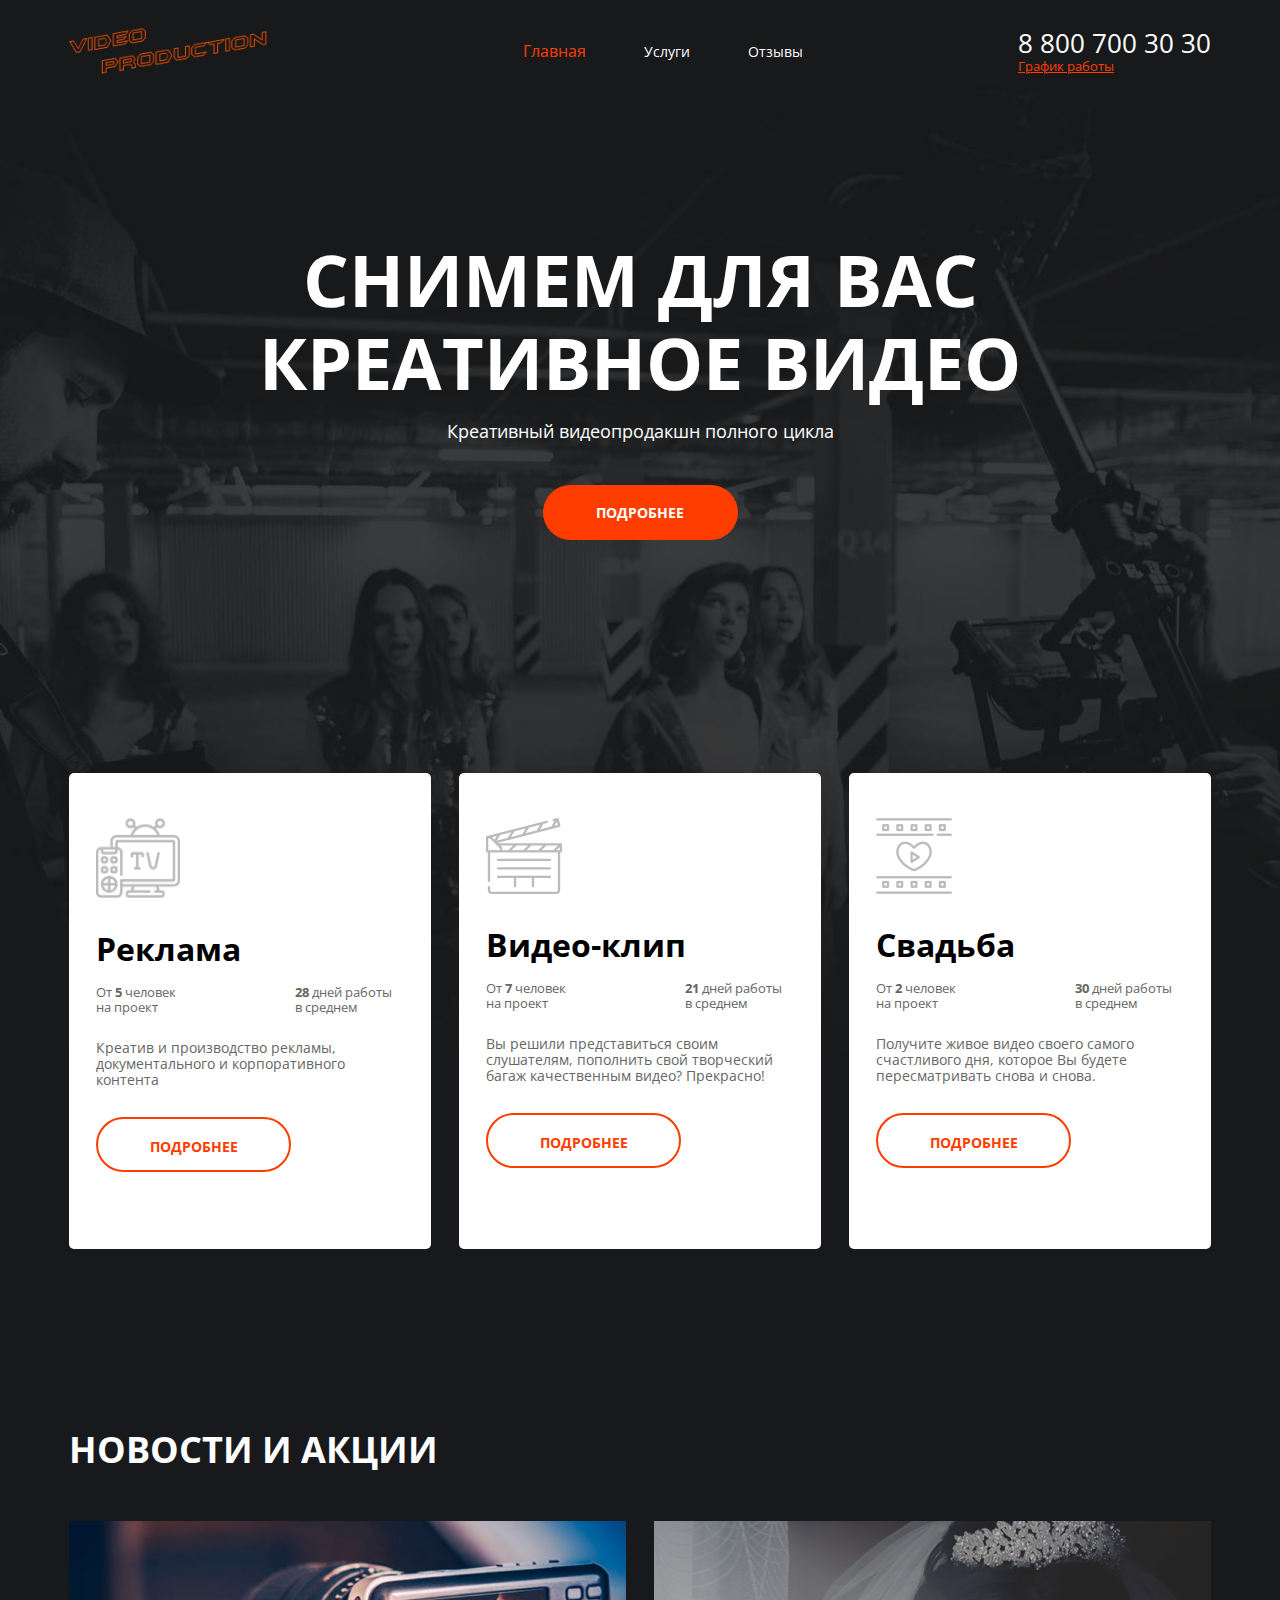
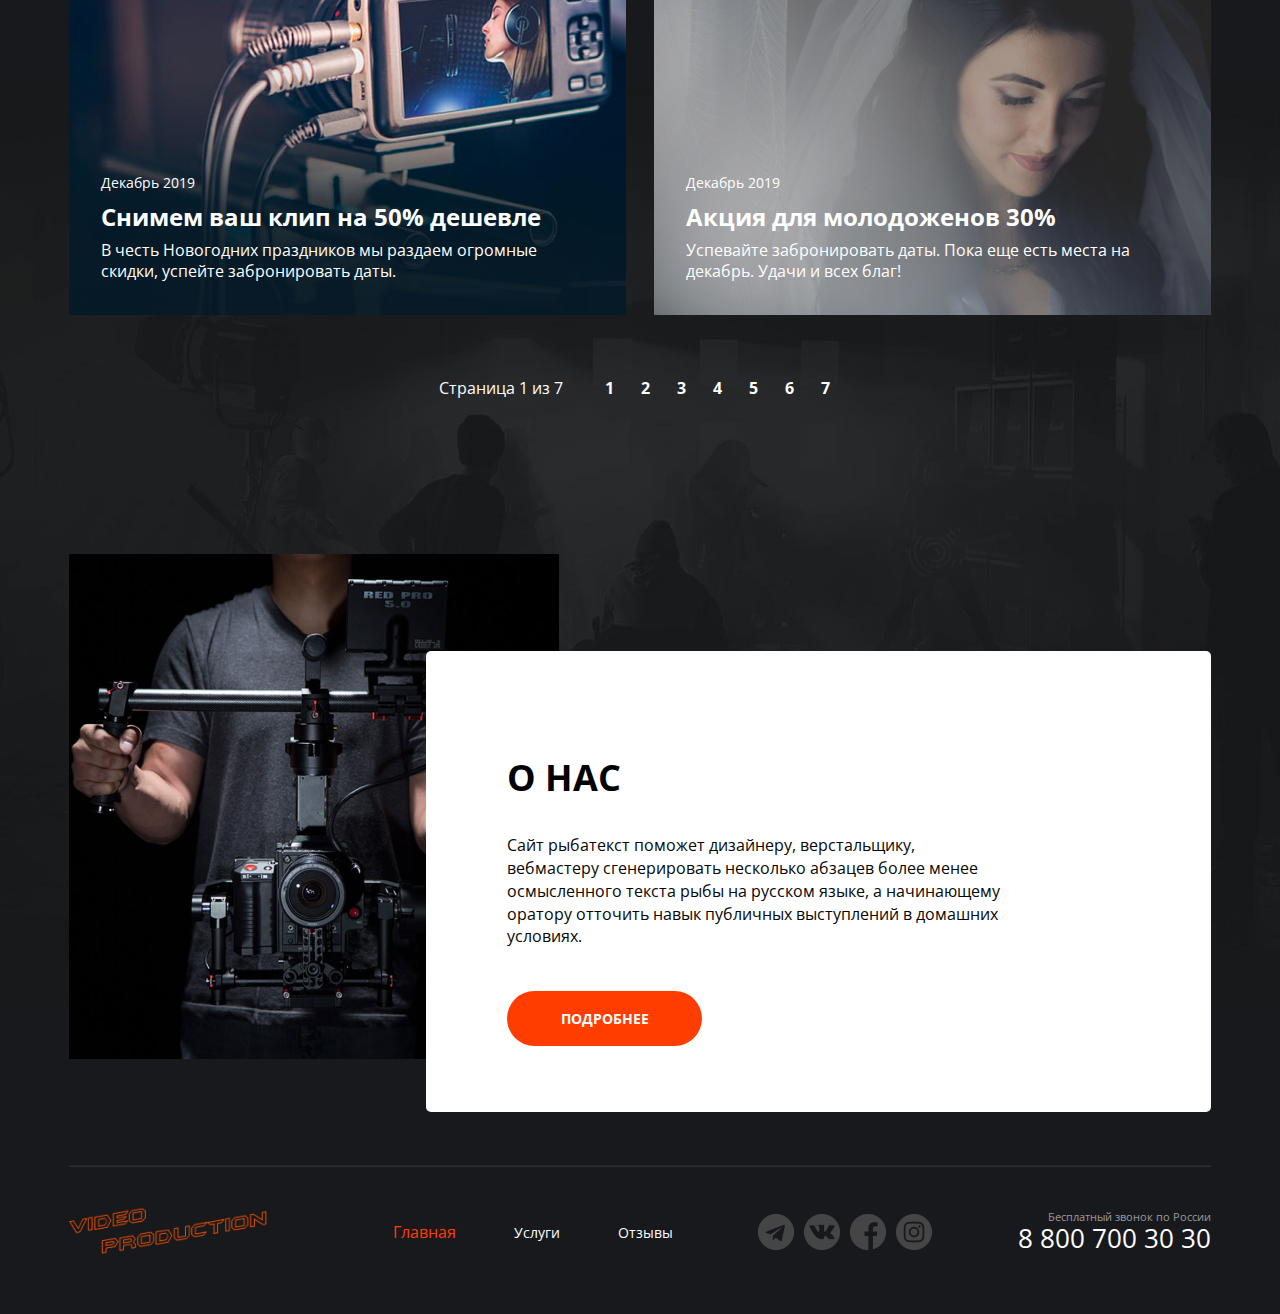
<file: index.html>
<!DOCTYPE html>
<html lang="en">
<head>
    <meta charset="UTF-8">
    <meta http-equiv="X-UA-Compatible" content="IE=edge">
    <meta name="viewport" content="width=device-width, initial-scale=1.0">
    <link href="https://fonts.googleapis.com/css2?family=Open+Sans:wght@400;700&display=swap" rel="stylesheet">
    <link rel="stylesheet" href="css/normalize.css">
    <link rel="stylesheet" href="css/main.css">
    <title>Video Production</title>
</head>
<body>
    <div class="wrapper">
        <header class="header">
            <div class="container">
                <div class="header__wrapper">
                    <a class="logo" href="#"><img src="logo.png" alt="video Production"></a>
                    <nav class="menu">
                        <ul class="menu__list">
                            <li class="menu__item"><a class="menu__link_active" href="#">Главная</a></li>
                            <li class="menu__item"><a class="menu__link" href="amenities.html">Услуги</a></li>
                            <li class="menu__item"><a class="menu__link" href="feedback.html">Отзывы</a></li>
                        </ul>
                    </nav>
                    <address class="contacts">
                        <a class="contacts__phone" href="tel:+78007003030">8 800 700 30 30</a>
                        <div class="contacts__info">График работы</div>
                    </address>
                </div>
            </div>
        </header>
    <main>
        <section class="promo">
            <div class="container">   
                <h1 class="promo__title">снимем для вас<br>креативное видео</h1>
                <span class="promo__subtitle">Креативный видеопродакшн полного цикла</span>
                <a href="#" class="button">подробнее</a>
            </div>
        </section>
        <section class="offers">
            <div class="container">
                <ul class="offers__list">
                    <li class="offer-card">
                        <div class="offer-card__wrapper">
                            <img class="offer-card__img" src="./icons/tv.png" alt="advertisment">
                            <h3 class="offer-card__title">Реклама</h3>
                            <div class="offer-card__amenities">
                                <div class="offer-card__feature-text">От <b>5</b> человек <br>на проект</div>
                                <div class="offer-card__feature-text"><b>28</b> дней работы <br>в среднем</div>
                            </div>
                            <p class="offer-card__descr">Креатив и производство рекламы, документального и корпоративного контента</p>
                            <a href="#" class="button button__offer">подробнее</a>
                        </div>
                    </li> 
                    <li class="offer-card">
                        <div class="offer-card__wrapper">
                            <img class="offer-card__img" src="./icons/clapper.png" alt="video-clip">
                            <h3 class="offer-card__title">Видео-клип</h3>
                            <div class="offer-card__amenities">
                                <div class="offer-card__feature-text">От <b>7</b> человек <br>на проект</div>
                                <div class="offer-card__feature-text"><b>21</b> дней работы <br>в среднем</div>
                            </div>
                            <p class="offer-card__descr">Вы решили представиться своим слушателям, пополнить свой творческий багаж качественным видео? Прекрасно!</p>
                            <a href="#" class="button button__offer">подробнее</a>
                        </div>
                    </li> 
                    <li class="offer-card">
                        <div class="offer-card__wrapper">
                            <img class="offer-card__img" src="./icons/film.png" alt="wedding">
                            <h3 class="offer-card__title">Свадьба</h3>
                            <div class="offer-card__amenities">
                                <div class="offer-card__feature-text">От <b>2</b> человек <br>на проект</div>
                                <div class="offer-card__feature-text"><b>30</b> дней работы <br>в среднем</div>
                            </div>
                            <p class="offer-card__descr">Получите живое видео своего самого счастливого дня, которое Вы будете пересматривать снова и снова.</p>
                            <a href="#" class="button button__offer">подробнее</a>
                        </div>
                    </li> 
                </ul>
            </div>
        </section>
        <section class="news">
            <div class="container">
                <h2 class="news__title">Новости и акции</h2> 
                    <ul class="news__list">
                    <li class="news__item">
                        <img class="news__cover" src="./img/camera.png" alt="slide_1">
                        <div class="news__text-content">
                            <time class="news__date">Декабрь 2019</time>
                            <div class="news__subheader">Снимем ваш клип на 50% дешевле</div>
                            <p class="news__descr">В честь Новогодних праздников мы раздаем огромные<br> скидки, успейте забронировать даты.</p>
                        </div>
                    </li>
                    <li class="news__item">
                        <img class="news__cover" src="./img/wedding.png" alt="slide_2">
                        <div class="news__text-content">
                            <time class="news__date">Декабрь 2019</time>
                            <div class="news__subheader">Акция для молодоженов 30%</div>
                            <p class="news__descr">Успевайте забронировать даты. Пока еще есть места на<br> декабрь. Удачи и всех благ!</p>
                        </div>
                    </li>
                </ul>
                <div class="pagination">
                    <div class="pagination__info">
                        Страница <span class="pagination__index">1</span> из <span class="pagination__count">7</span>
                    </div>
                    <ul class="pagination__list">
                        <li class="pagination__item"><a href="#" class="pagination__link">1</a></li>
                        <li class="pagination__item"><a href="#" class="pagination__link">2</a></li>
                        <li class="pagination__item"><a href="#" class="pagination__link">3</a></li>
                        <li class="pagination__item"><a href="#" class="pagination__link">4</a></li>
                        <li class="pagination__item"><a href="#" class="pagination__link">5</a></li>
                        <li class="pagination__item"><a href="#" class="pagination__link">6</a></li>
                        <li class="pagination__item"><a href="#" class="pagination__link">7</a></li>
                    </ul>
                </div>
        </section>
        <section class="about">
            <div class="container">
                <div class="about__wrapper">
                    <img src="./img/cameraman.png" class="about__img" alt="cameraman">
                    <div class="about__info">
                        <h3 class="about__title">О нас</h3>
                        <p class="about__descr">Сайт рыбатекст поможет дизайнеру, верстальщику, вебмастеру сгенерировать несколько абзацев более менее осмысленного текста рыбы на русском языке, а начинающему оратору отточить навык публичных выступлений в домашних <br>условиях. </p>
                        <a href="#" class="button button__about">подробнее</a>
                    </div>
                </div>
            </div>
        </section>
    </main>
    <footer class="footer">
        <div class="container">
            <hr class="footer__line">
            <div class="footer__wrapper">
                <a class="footer__logo" href="#">
                    <img src="logo.png" alt="video Production">
                </a>
                <ul class="menu">
                    <li class="menu__item"><a class="menu__link_active" href="#">Главная</a></li>
                    <li class="menu__item"><a class="menu__link" href="#">Услуги</a></li>
                    <li class="menu__item"><a class="menu__link" href="#">Отзывы</a></li>
                </ul>
                <ul class="social">
                  <li class="social__item social__item--icon--telegram"><a class="social__link" href="#"></a></li>  
                  <li class="social__item social__item--icon--vk"><a class="social__link" href="#"></a></li> 
                  <li class="social__item social__item--icon--fb"><a class="social__link" href="#"></a></li> 
                  <li class="social__item social__item--icon--insta"><a class="social__link" href="#"></a></li> 
                </ul>
                <address class="contacts">
                    <div class="contacts__info_footer">Бесплатный звонок по России</div>
                    <a class="contacts__phone" href="tel:+78007003030">8 800 700 30 30</a>
                </address>
            </div>
        </div>     
    </footer>
    </div>
</body>
</html>
</file>
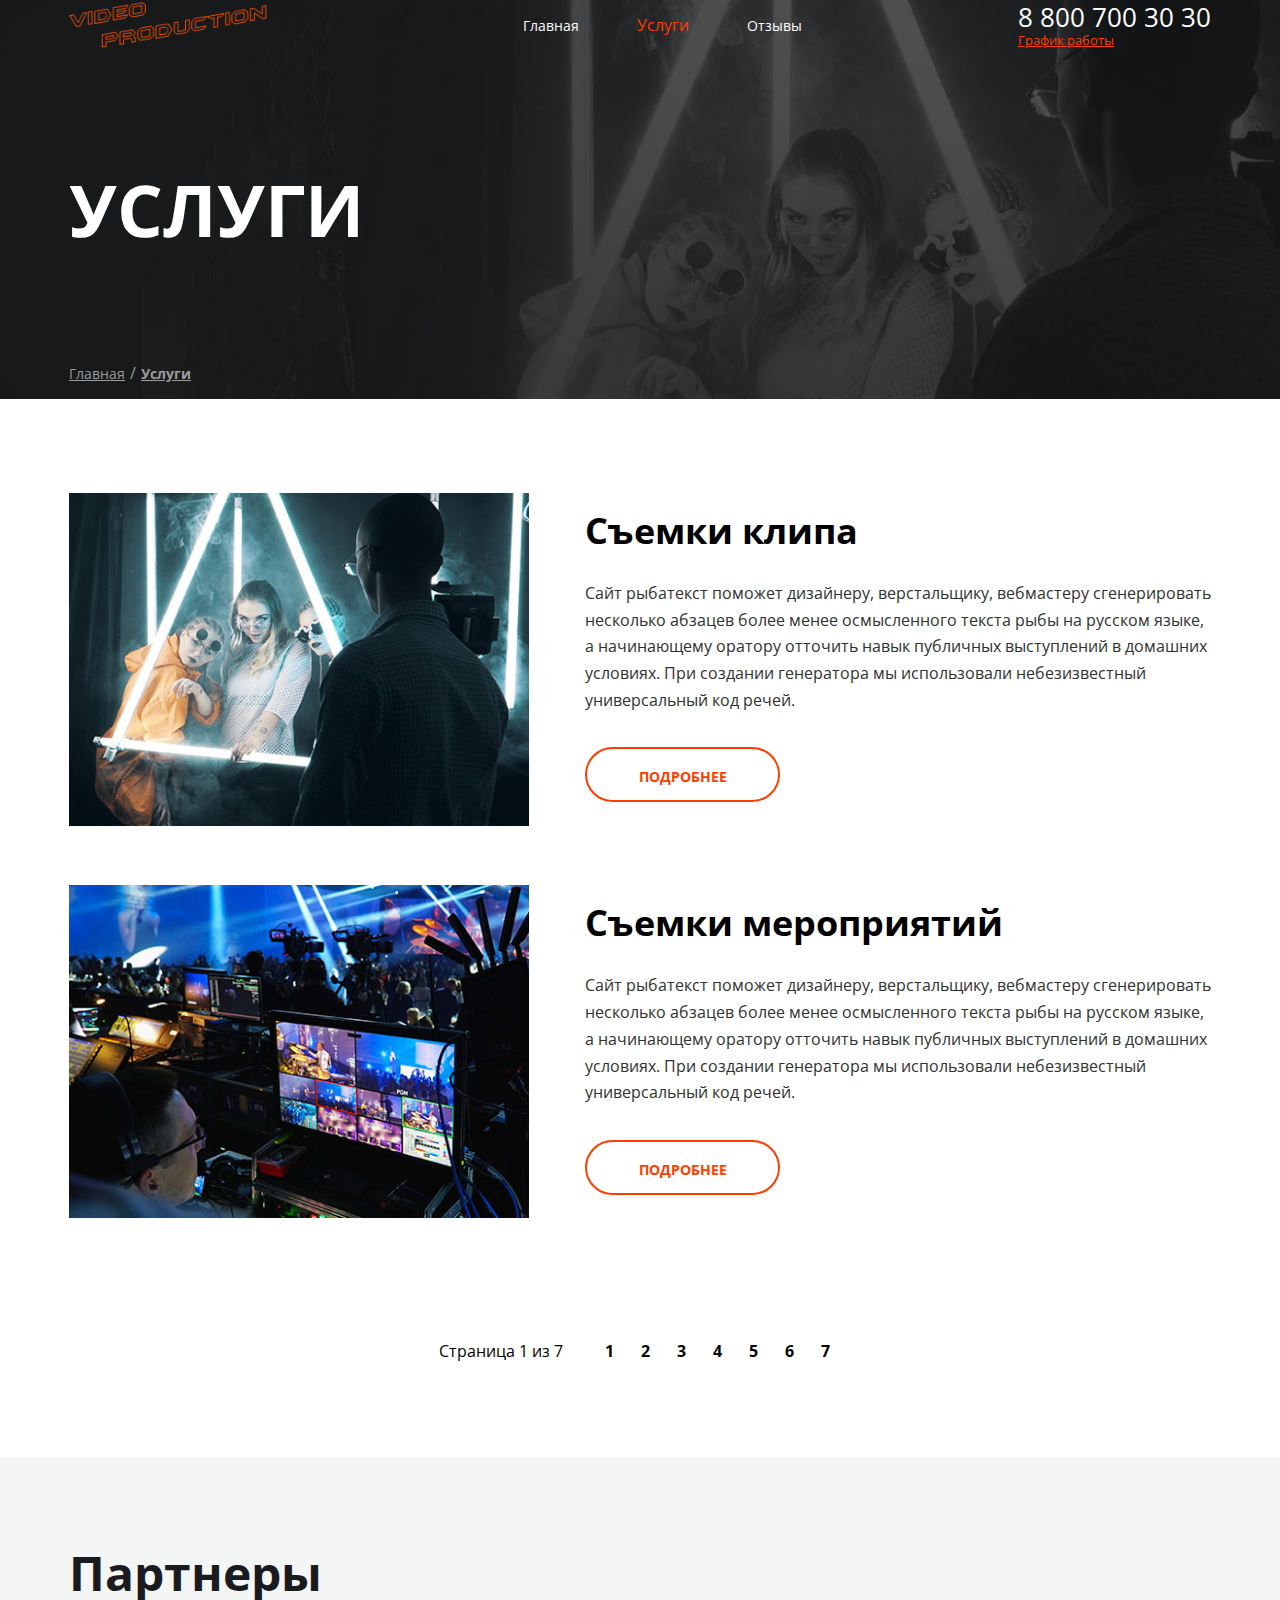
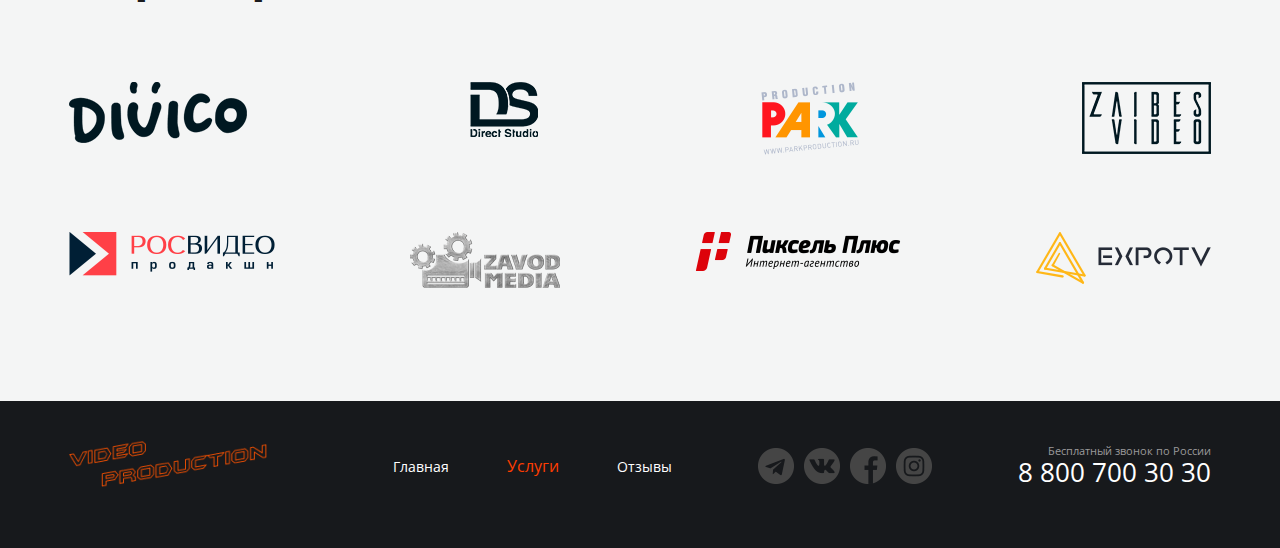
<file: amenities.html>
<!DOCTYPE html>
<html lang="en">
<head>
    <meta charset="UTF-8">
    <meta http-equiv="X-UA-Compatible" content="IE=edge">
    <meta name="viewport" content="width=device-width, initial-scale=1.0">
    <link href="https://fonts.googleapis.com/css2?family=Open+Sans:wght@400;700&display=swap" rel="stylesheet">
    <link rel="stylesheet" href="css/normalize.css">
    <link rel="stylesheet" href="css/amenities.css">
    <title>Video Production</title>
</head>
<body>
    <div class="wrapper">
        <header class="header">
            <div class="container">
                <div class="header__wrapper">
                    <a class="logo" href="#"><img src="logo.png" alt="video Production"></a>
                    <nav class="menu">
                        <ul class="menu__list">
                            <li class="menu__item"><a class="menu__link" href="index.html">Главная</a></li>
                            <li class="menu__item"><a class="menu__link_active" href="#">Услуги</a></li>
                            <li class="menu__item"><a class="menu__link" href="feedback.html">Отзывы</a></li>
                        </ul>
                    </nav>
                    <address class="contacts">
                        <a class="contacts__phone" href="tel:+78007003030">8 800 700 30 30</a>
                        <div class="contacts__info">График работы</div>
                    </address>
                </div>
                <h1 class="header__title">Услуги</h1>
                <nav class="breadcrumbs">
                    <ul class="breadcrumbs__list">
                        <li class="breadcrumbs__item"><a class="breadcrumbs__link" href="index.html">Главная</a></li>
                        <div class="breadcrumbs__separator">/</div>
                        <li class="breadcrumbs__item"><a class="breadcrumbs__link_active" href="#">Услуги</a></li>
                    </ul>
                </nav>
            </div>  
        </header>
        <main>
            <section class="proposal">
                <div class="container">
                    <ul class="proposal__list">
                        <li class="proposal__item">
                            <img src="./img/amenities_img/girls.jpg" alt="shooting clip" class="proposal__img">
                            <div class="proposal__text">
                                <h2 class="proposal__title">Съемки клипа</h2>
                                <p class="proposal__desc">Сайт рыбатекст поможет дизайнеру, верстальщику, вебмастеру сгенерировать несколько абзацев более менее осмысленного текста рыбы на русском языке, а начинающему оратору отточить навык публичных выступлений в домашних условиях. При создании генератора мы использовали небезизвестный универсальный код речей.</p>
                                <a href="" class="button proposal-btn">Подробнее</a>
                            </div>
                        </li>
                        <li class="proposal__item">
                            <img src="./img/amenities_img/engineer.jpg" alt="shooting meetings" class="proposal__img">
                            <div class="proposal__text">
                                <h2 class="proposal__title">Съемки мероприятий</h2>
                                <p class="proposal__desc">Сайт рыбатекст поможет дизайнеру, верстальщику, вебмастеру сгенерировать несколько абзацев более менее осмысленного текста рыбы на русском языке, а начинающему оратору отточить навык публичных выступлений в домашних условиях. При создании генератора мы использовали небезизвестный универсальный код речей.</p>
                                <a href="" class="button proposal-btn">Подробнее</a>
                            </div>
                        </li>
                    </ul>
                    <div class="pagination">
                        <div class="pagination__info pagination__info-feedback">
                            Страница <span class="pagination__index">1</span> из <span class="pagination__count">7</span>
                        </div>
                        <ul class="pagination__list">
                            <li class="pagination__item"><a href="#" class="pagination__link pagination__link-black">1</a></li>
                            <li class="pagination__item"><a href="#" class="pagination__link pagination__link-black">2</a></li>
                            <li class="pagination__item"><a href="#" class="pagination__link pagination__link-black">3</a></li>
                            <li class="pagination__item"><a href="#" class="pagination__link pagination__link-black">4</a></li>
                            <li class="pagination__item"><a href="#" class="pagination__link pagination__link-black">5</a></li>
                            <li class="pagination__item"><a href="#" class="pagination__link pagination__link-black">6</a></li>
                            <li class="pagination__item"><a href="#" class="pagination__link pagination__link-black">7</a></li>
                        </ul>
                    </div>
                </div>
            </section>
            <section class="partners">
                <div class="container">
                    <h2 class="partners__title">Партнеры</h2>
                    <ul class="partners__list">
                        <li class="partners__item"><a class="partners__link" href="#"><img src="./icons/amenities_icons/divico.png" alt="" class="parterns__icon"></a></li>
                        <li class="partners__item"><a class="partners__link" href="#"><img src="./icons/amenities_icons/ds.png" alt="" class="parterns__icon"></a></li>
                        <li class="partners__item"><a class="partners__link" href="#"><img src="./icons/amenities_icons/park.png" alt="" class="parterns__icon"></a></li>
                        <li class="partners__item"><a class="partners__link" href="#"><img src="./icons/amenities_icons/zvibes.png" alt="" class="parterns__icon"></a></li>
                    </ul>
                    <div class="partners__logo">
                        <ul class="partners__list">
                            <li class="partners__item"><a class="partners__link" href="#"><img src="./icons/amenities_icons/rosvideo.png" alt="" class="parterns__icon"></a></li>
                            <li class="partners__item"><a class="partners__link" href="#"><img src="./icons/amenities_icons/zavod.png" alt="" class="parterns__icon"></a></li>
                            <li class="partners__item"><a class="partners__link" href="#"><img src="./icons/amenities_icons/pixel.png" alt="" class="parterns__icon"></a></li>
                            <li class="partners__item"><a class="partners__link" href="#"><img src="./icons/amenities_icons/expotv.png" alt="" class="parterns__icon"></a></li>
                        </ul>
                    </div>
                </div>
            </section>
            <footer class="footer amenities-footer">
                <div class="container">
                    <div class="footer__wrapper">
                        <a class="footer__logo" href="#">
                            <img src="logo.png" alt="video Production">
                        </a>
                        <ul class="menu">
                            <li class="menu__item"><a class="menu__link" href="#">Главная</a></li>
                            <li class="menu__item"><a class="menu__link_active" href="#">Услуги</a></li>
                            <li class="menu__item"><a class="menu__link" href="#">Отзывы</a></li>
                        </ul>
                        <ul class="social">
                          <li class="social__item social__item--icon--telegram"><a class="social__link" href="#"></a></li>  
                          <li class="social__item social__item--icon--vk"><a class="social__link" href="#"></a></li> 
                          <li class="social__item social__item--icon--fb"><a class="social__link" href="#"></a></li> 
                          <li class="social__item social__item--icon--insta"><a class="social__link" href="#"></a></li> 
                        </ul>
                        <address class="contacts">
                            <div class="contacts__info_footer">Бесплатный звонок по России</div>
                            <a class="contacts__phone" href="tel:+78007003030">8 800 700 30 30</a>
                        </address>
                    </div>
                </div>     
            </footer>
        </main>
    </div>
</file>
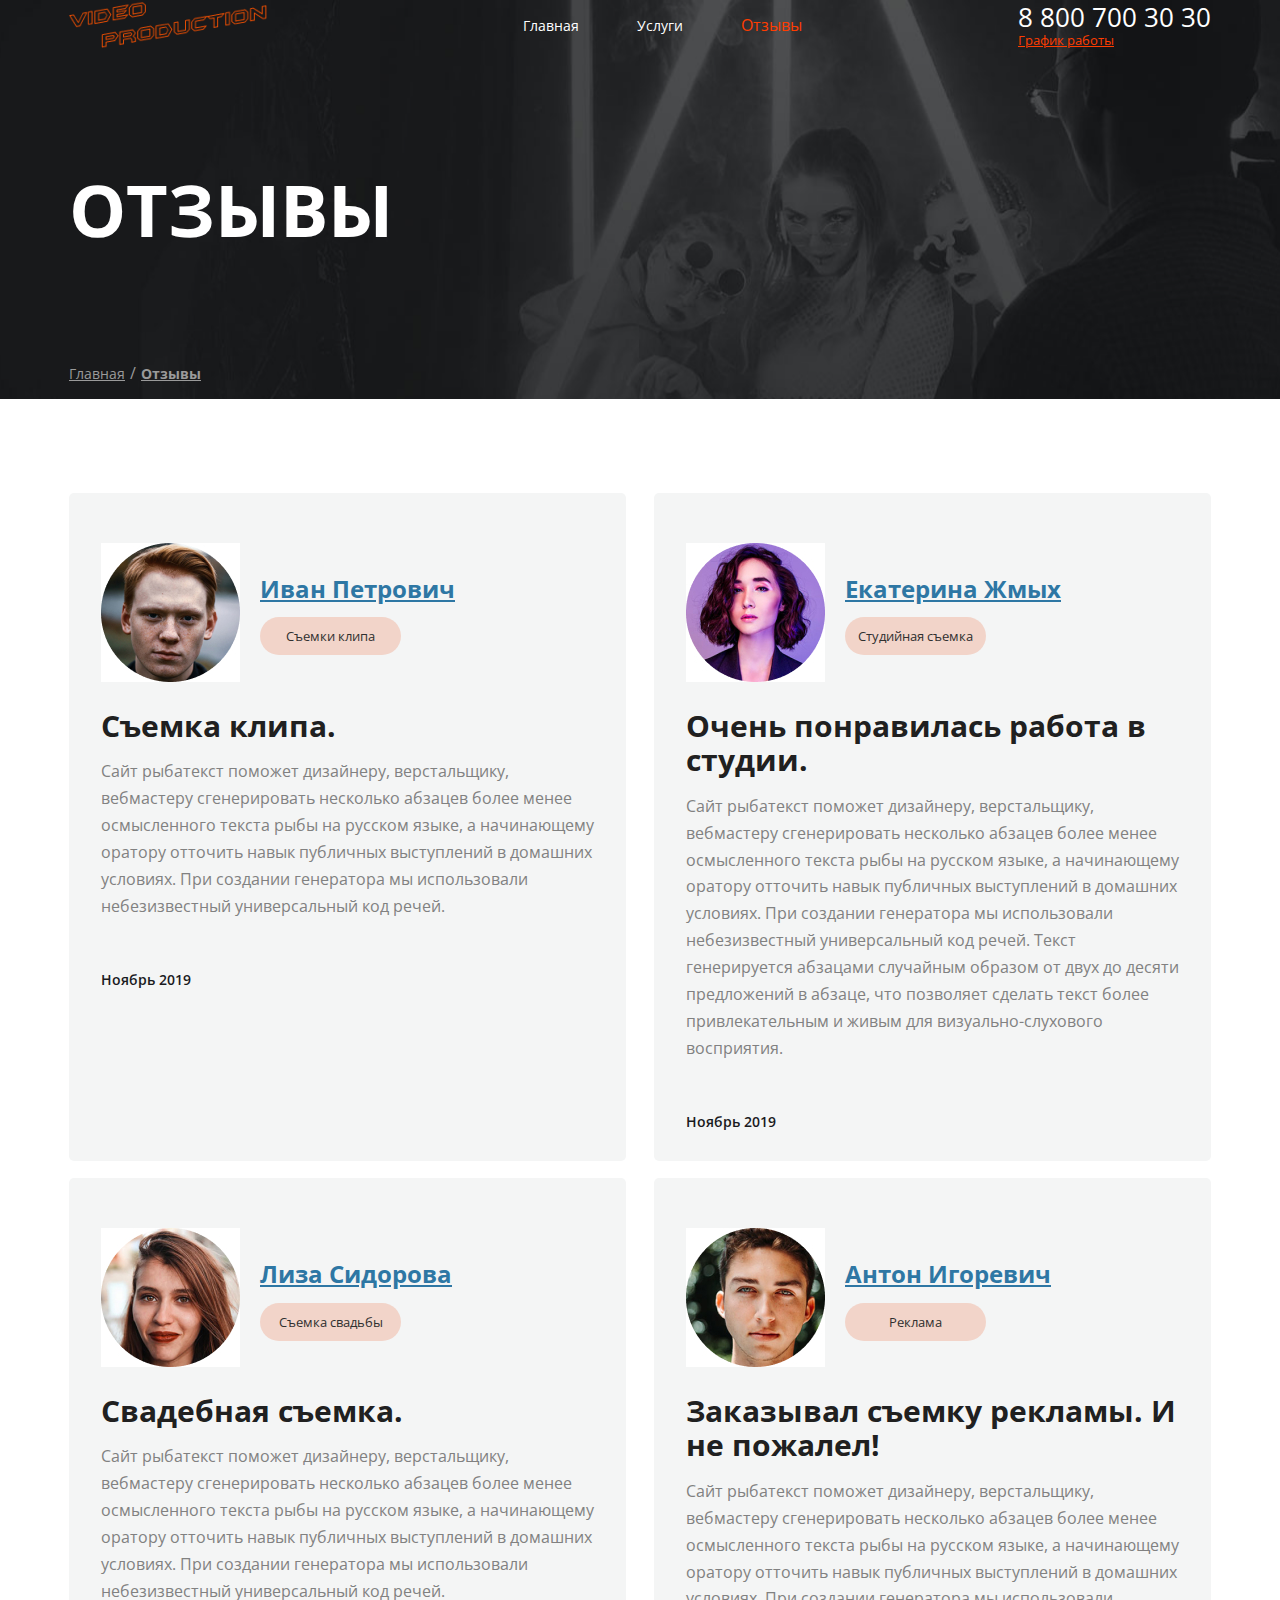
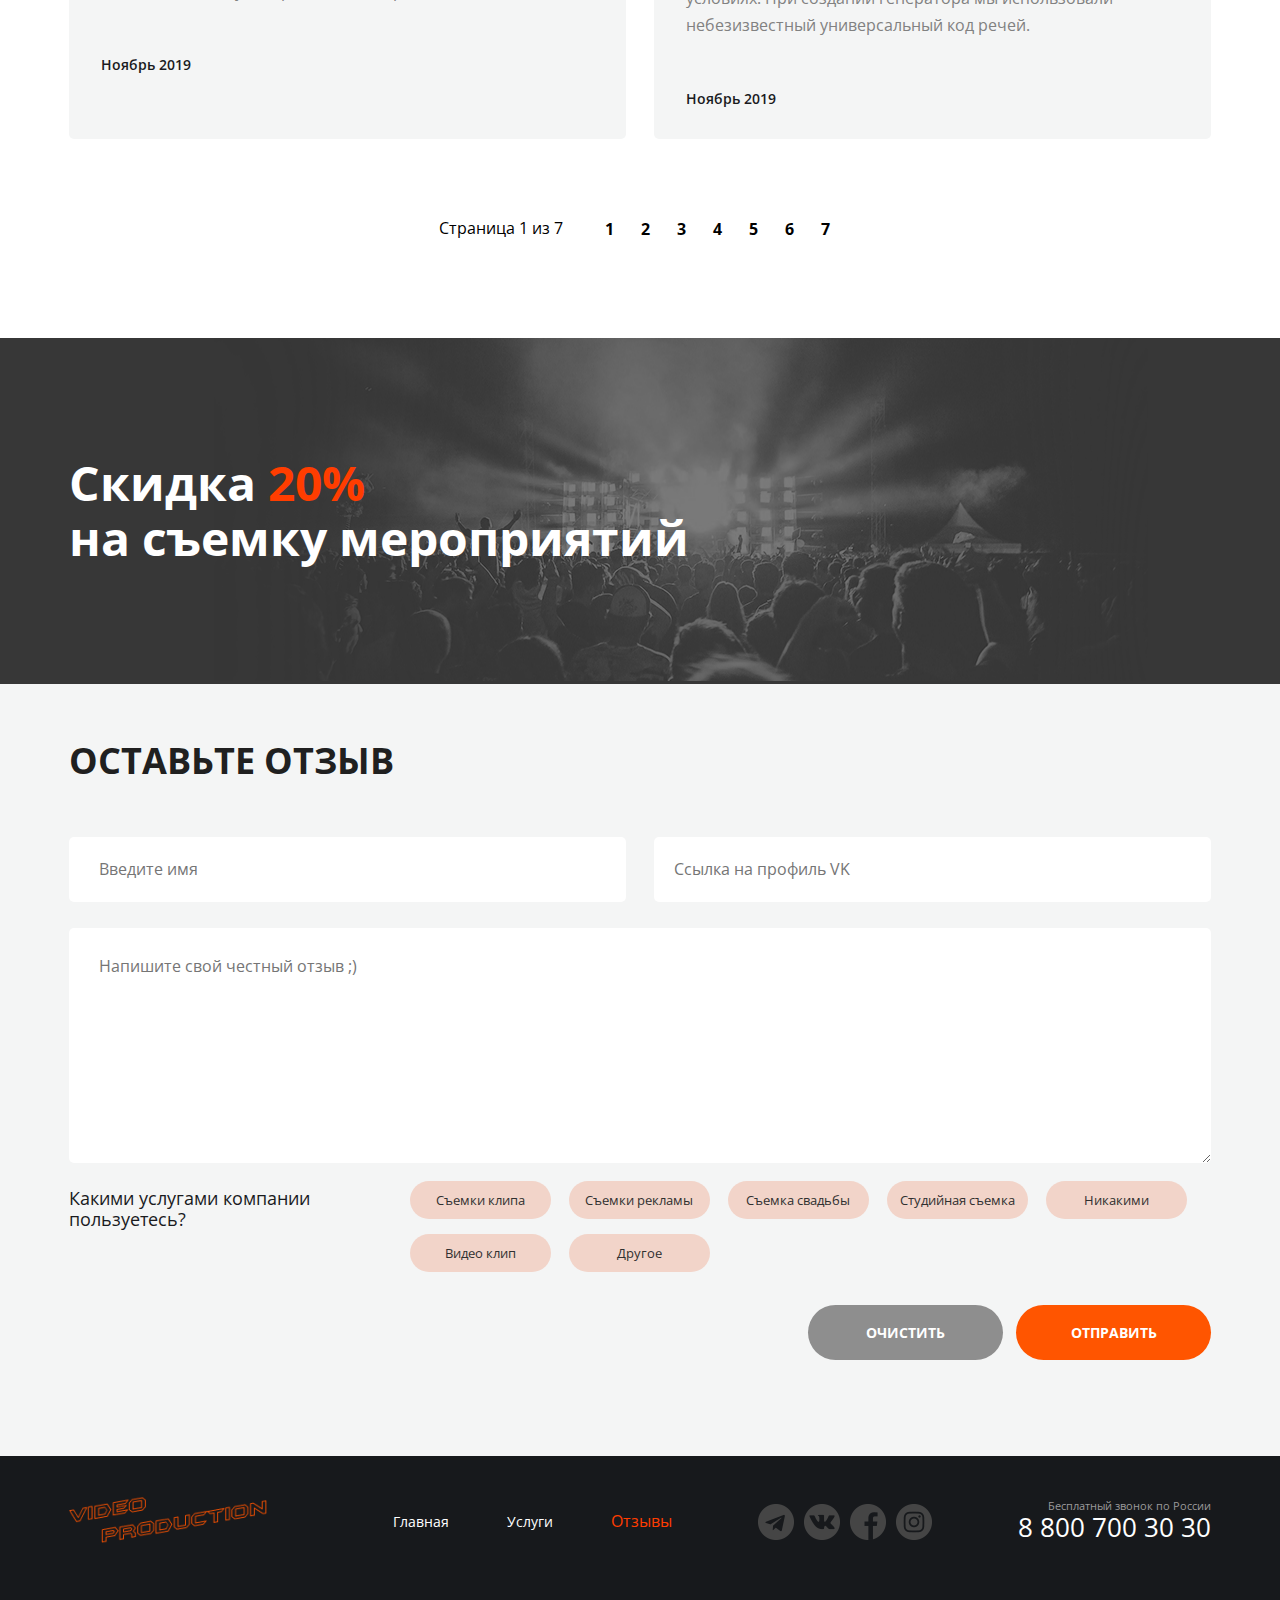
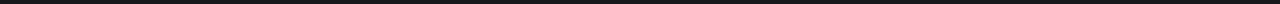
<file: feedback.html>
<!DOCTYPE html>
<html lang="en">
<head>
    <meta charset="UTF-8">
    <meta http-equiv="X-UA-Compatible" content="IE=edge">
    <meta name="viewport" content="width=device-width, initial-scale=1.0">
    <link href="https://fonts.googleapis.com/css2?family=Open+Sans:wght@400;700&display=swap" rel="stylesheet">
    <link rel="stylesheet" href="css/normalize.css">
    <link rel="stylesheet" href="css/feedback.css">
    <title>Video Production</title>
</head>
<body>
    <div class="wrapper">
        <header class="header">
            <div class="container">
                <div class="header__wrapper">
                    <a class="logo" href="#"><img src="logo.png" alt="video Production"></a>
                    <nav class="menu">
                        <ul class="menu__list">
                            <li class="menu__item"><a class="menu__link" href="index.html">Главная</a></li>
                            <li class="menu__item"><a class="menu__link" href="amenities.html">Услуги</a></li>
                            <li class="menu__item"><a class="menu__link_active" href="#">Отзывы</a></li>
                        </ul>
                    </nav>
                    <address class="contacts">
                        <a class="contacts__phone" href="tel:+78007003030">8 800 700 30 30</a>
                        <div class="contacts__info">График работы</div>
                    </address>
                </div>
                <h1 class="header__title">Отзывы</h1>
                <nav class="breadcrumbs">
                    <ul class="breadcrumbs__list">
                        <li class="breadcrumbs__item"><a class="breadcrumbs__link" href="index.html">Главная</a></li>
                        <div class="breadcrumbs__separator">/</div>
                        <li class="breadcrumbs__item"><a class="breadcrumbs__link_active" href="#">Отзывы</a></li>
                    </ul>
                </nav>
            </div>  
        </header>
        <main>
            <section class="feedback">
                <div class="container">
                    <div class="feedback__list">
                        <li class="feedback-card">
                            <div class="feedback-card__wrapper">
                                <div class="feedback-card__header">
                                    <img class="feedback-card__img" src="./icons/feedback_icons/client_1.png" alt="client__foto">
                                    <div class="feedback-card__subheader">
                                        <h2 class="feedback-card__name">Иван Петрович</h2>
                                        <div class="service">Съемки клипа</div>
                                    </div>
                                </div>
                                <h2 class="feedback-card__title">Съемка клипа.</h2>
                                <p class="feedback-card__descr">Сайт рыбатекст поможет дизайнеру, верстальщику, вебмастеру сгенерировать несколько абзацев более менее осмысленного текста рыбы на русском языке, а начинающему оратору отточить навык публичных выступлений в домашних условиях. При создании генератора мы использовали небезизвестный универсальный код речей.</p>
                                <time class="feedback-card__date">Ноябрь 2019</time>
                            </div>
                        </li> 
                        <li class="feedback-card">
                            <div class="feedback-card__wrapper">
                                <div class="feedback-card__header">
                                    <img class="feedback-card__img" src="./icons/feedback_icons/client_2.jpg" alt="client__foto">
                                    <div class="feedback-card__subheader">
                                        <h2 class="feedback-card__name">Екатерина Жмых</h2>
                                        <div class="service">Студийная съемка</div>
                                    </div>
                                </div>
                                <h2 class="feedback-card__title">Очень понравилась работа в студии.</h2>
                                <p class="feedback-card__descr">Сайт рыбатекст поможет дизайнеру, верстальщику, вебмастеру сгенерировать несколько абзацев более менее осмысленного текста рыбы на русском языке, а начинающему оратору отточить навык публичных выступлений в домашних условиях. При создании генератора мы использовали небезизвестный универсальный код речей. Текст генерируется абзацами случайным образом от двух до десяти предложений в абзаце, что позволяет сделать текст более привлекательным и живым для визуально-слухового восприятия.</p>
                                <time class="feedback-card__date">Ноябрь 2019</time>
                            </div>
                        </li> 
                        <li class="feedback-card">
                            <div class="feedback-card__wrapper">
                                <div class="feedback-card__header">
                                    <img class="feedback-card__img" src="./icons/feedback_icons/client_3.jpg" alt="client__foto">
                                    <div class="feedback-card__subheader">
                                        <h2 class="feedback-card__name">Лиза Сидорова</h2>
                                        <div class="service">Съемка свадьбы</div>
                                    </div>
                                </div>
                                <h2 class="feedback-card__title">Свадебная съемка.</h2>
                                <p class="feedback-card__descr">Сайт рыбатекст поможет дизайнеру, верстальщику, вебмастеру сгенерировать несколько абзацев более менее осмысленного текста рыбы на русском языке, а начинающему оратору отточить навык публичных выступлений в домашних условиях. При создании генератора мы использовали небезизвестный универсальный код речей.</p>
                                <time class="feedback-card__date">Ноябрь 2019</time>
                            </div>
                        </li> 
                        <li class="feedback-card">
                            <div class="feedback-card__wrapper">
                                <div class="feedback-card__header">
                                    <img class="feedback-card__img" src="./icons/feedback_icons/client_4.jpg" alt="client__foto">
                                    <div class="feedback-card__subheader">
                                        <h2 class="feedback-card__name">Антон Игоревич</h2>
                                        <div class="service">Реклама</div>
                                    </div>
                                </div>
                                <h2 class="feedback-card__title">Заказывал съемку рекламы. И не пожалел!</h2>
                                <p class="feedback-card__descr">Сайт рыбатекст поможет дизайнеру, верстальщику, вебмастеру сгенерировать несколько абзацев более менее осмысленного текста рыбы на русском языке, а начинающему оратору отточить навык публичных выступлений в домашних условиях. При создании генератора мы использовали небезизвестный универсальный код речей.</p>
                                <time class="feedback-card__date">Ноябрь 2019</time>
                            </div>
                        </li>
                    </div>
                    <div class="pagination">
                        <div class="pagination__info pagination__info-feedback">
                            Страница <span class="pagination__index">1</span> из <span class="pagination__count">7</span>
                        </div>
                        <ul class="pagination__list">
                            <li class="pagination__item"><a href="#" class="pagination__link pagination__link-black">1</a></li>
                            <li class="pagination__item"><a href="#" class="pagination__link pagination__link-black">2</a></li>
                            <li class="pagination__item"><a href="#" class="pagination__link pagination__link-black">3</a></li>
                            <li class="pagination__item"><a href="#" class="pagination__link pagination__link-black">4</a></li>
                            <li class="pagination__item"><a href="#" class="pagination__link pagination__link-black">5</a></li>
                            <li class="pagination__item"><a href="#" class="pagination__link pagination__link-black">6</a></li>
                            <li class="pagination__item"><a href="#" class="pagination__link pagination__link-black">7</a></li>
                        </ul>
                    </div>
                </div>
            </section>
            <section class="discount">
                <div class="discount__wrapper">
                    <div class="container">
                        <h2 class="discount__title">Скидка <span class="discount__value">20%</span> <br> на съемку мероприятий</h2>
                    </div>
                </div>
            </section>
            <section class="feed">
               <div class="container">
                   <div class="feed__wrapper">
                        <div class="feed__title">Оставьте отзыв</div>
                        <form action="" class="feed-form">
                        <div class="form__container">
                            <input class="feed-form__name" type="text" placeholder="Введите имя">
                            <input class="feed-form__vk-link" type="url" placeholder="Ссылка на профиль VK">
                        </div>
                        <textarea class="feed-form__text-area" placeholder="Напишите свой честный отзыв ;)"></textarea>
                        </form>
                        <div class="feed__service">
                            <div class="feed__descr">Какими услугами компании пользуетесь?</div>
                            <div class="feed__service-wrapper">
                                <div class="service service-feed">Съемки клипа</div>
                                <div class="service service-feed">Съемки рекламы</div>
                                <div class="service service-feed">Съемка свадьбы</div>
                                <div class="service service-feed">Студийная съемка</div>
                                <div class="service service-feed">Никакими</div>
                                <div class="service service-feed">Видео клип</div>
                                <div class="service service-feed">Другое</div>
                            </div>
                        </div>
                        <div class="feed__btn">
                            <a href="#" class="button feed-clear-btn">Очистить</a>
                            <a href="#" class="button feed-submit-btn">Отправить</a>
                        </div>
                    </div>
               </div>
            </section>
            <footer class="footer feedback-footer">
                <div class="container">
                    <div class="footer__wrapper">
                        <a class="footer__logo" href="#">
                            <img src="logo.png" alt="video Production">
                        </a>
                        <ul class="menu">
                            <li class="menu__item"><a class="menu__link" href="#">Главная</a></li>
                            <li class="menu__item"><a class="menu__link" href="#">Услуги</a></li>
                            <li class="menu__item"><a class="menu__link_active" href="#">Отзывы</a></li>
                        </ul>
                        <ul class="social">
                          <li class="social__item social__item--icon--telegram"><a class="social__link" href="#"></a></li>  
                          <li class="social__item social__item--icon--vk"><a class="social__link" href="#"></a></li> 
                          <li class="social__item social__item--icon--fb"><a class="social__link" href="#"></a></li> 
                          <li class="social__item social__item--icon--insta"><a class="social__link" href="#"></a></li> 
                        </ul>
                        <address class="contacts">
                            <div class="contacts__info_footer">Бесплатный звонок по России</div>
                            <a class="contacts__phone" href="tel:+78007003030">8 800 700 30 30</a>
                        </address>
                    </div>
                </div>     
            </footer>
        </main>
    </div>
</file>
<file: css/main.css>
@import url("blocks/header.css");
@import url("blocks/contacts.css");
@import url("blocks/promo.css");
@import url("blocks/buttons.css");
@import url("blocks/offers.css");
@import url("blocks/news.css");
@import url("blocks/pagination.css");
@import url("blocks/about.css");
@import url("blocks/footer.css");


* {
    box-sizing: border-box;
}

body {
    font-family: 'Open Sans', Helvetica, sans-serif;
    background: #17191C;
}

.wrapper  {
    padding: 26px 0px 57px 0px;
    background: url("/img/hero.png") center top no-repeat, url("/img/bottom-pic.png") bottom 306px center no-repeat;
}

.container {
    max-width: 1142px;
    margin: 0 auto;
}

.menu__link_active {
    text-decoration: none;
    color: #FF3D00;
}
</file>
<file: css/amenities.css>
@import url("blocks/header.css");
@import url("blocks/contacts.css");
@import url("blocks/buttons.css");
@import url("blocks/pagination.css");
@import url("blocks/footer.css");

* {
    box-sizing: border-box;
}

body {
    font-family: 'Open Sans', Helvetica, sans-serif;
    background-color:#FFFFFf
   
}

.container {
    max-width: 1142px;
    margin: 0 auto;
}


.header {
    background: url(../img/feedback_img/top-line.png) top center no-repeat;
    
}

.menu__link_active {
    text-decoration: none;
    color: #FF3D00;
}

.header__title {
    font-weight: 700;
    font-size: 72px;
    line-height: 98px;
    text-transform: uppercase;
    color: #FFFFFf;
    margin: 110px 0px 0px 0px;
}

.breadcrumbs {
    display: flex;
    margin: 90px 0px 30px 0px;
}

.breadcrumbs__list {
    display: flex;
    list-style-type: none;
    padding: 0;
}

.breadcrumbs__link {
    font-weight: normal;
    font-size: 14px;
    text-decoration-line: underline;
    color: #9A9A9A;
}

.breadcrumbs__link_active {
    font-weight: bold;
    font-size: 14px;
    text-decoration-line: underline;
    color: #9A9A9A;
}

.breadcrumbs__separator {
    margin: 0px 5px;
    color: #9A9A9A;
}

.proposal {
    margin: 94px 0px 90px;
}

.proposal__list {
    list-style-type: none;
    padding: 0;
}

.proposal__item {
    display: flex;
    margin-bottom: 49px;
}

.proposal__img {
    margin-right: 56px;
    width: 460px;
    height: 333px;
}

.proposal__title {
    margin: 13px 0px 0px 0px;
    font-style: normal;
    font-weight: bold;
    font-size: 36px;
    line-height: 49px;
    color: #000000;
}

.proposal__desc {
    margin: 25px 0px 0px;
    line-height: 1.67;
    font-style: normal;
    font-weight: normal;
    font-size: 16px;
    color: #303030;
}

.proposal-btn {
    margin: 34px 0px;
    display: block;
    color: #FF3D00;
    background: #FFFFFF;
    border: 2px solid #FF3D00 ;
    text-decoration: none;
}

.proposal-btn:hover {
    background:#FF3D00;
    color: #FFFFFF;
}

.partners {
    background: #F4F5F5;
    padding: 88px 0px 110px;
}
.partners__title {
    font-style: normal;
    font-weight: bold;
    font-size: 48px;
    color: #1A1B1E;
    margin: 0;
}

.partners__list {
    list-style-type: none;
    display: flex;
    justify-content: space-between;
    padding: 82px 0px 0px 0px;
    margin: 0;
}

.partners__list:nth-child(1) {
    margin: 0;
    padding: 73px 0px 0px 0px;
}
</file>
<file: css/feedback.css>
@import url("blocks/header.css");
@import url("blocks/contacts.css");
@import url("blocks/buttons.css");
@import url("blocks/pagination.css");
@import url("blocks/footer.css");

* {
    box-sizing: border-box;
}

body {
    font-family: 'Open Sans', Helvetica, sans-serif;
    background-color: #FFFFFf
   
}

.container {
    max-width: 1142px;
    margin: 0 auto;
}

.header {
    background: url(/img/feedback_img/top-line.png) top center no-repeat;
}

.menu__link_active {
    text-decoration: none;
    color: #FF3D00;
}

.header__title {
    font-weight: 700;
    font-size: 72px;
    line-height: 98px;
    text-transform: uppercase;
    color: #FFFFFf;
    margin: 110px 0px 0px 0px;
}

.breadcrumbs {
    display: flex;
    margin: 90px 0px 30px 0px;
}

.breadcrumbs__list {
    display: flex;
    list-style-type: none;
    padding: 0;
}

.breadcrumbs__link {
    font-weight: normal;
    font-size: 14px;
    text-decoration-line: underline;
    color: #9A9A9A;
}

.breadcrumbs__link_active {
    font-weight: bold;
    font-size: 14px;
    text-decoration-line: underline;
    color: #9A9A9A;
}

.breadcrumbs__separator {
    margin: 0px 5px;
    color: #9A9A9A;
}

.feedback {
    margin-top: 94px;
}
.feedback__list{
    display: flex;
    justify-content: space-between;
    flex-wrap: wrap;
    list-style-type: none;
    padding: 0;
    margin: 0;
}

.feedback-card {
    display: flex; 
    flex-direction: row;
    flex-wrap: wrap;
    min-height: 542px;
    margin-bottom: 17px;
}

.feedback-card__wrapper {
    width: 557px;
    background: #F4F5F5;
    border-radius: 5px;
    margin: 0;
    padding: 50px 31px 31px 32px ;
}

.feedback-card__header {
    display: flex;
}

.feedback-card__img {
    margin-right: 20px;
}

.feedback-card__subheader {
    margin: 0;
}

.feedback-card__name {
    font-weight: bold;
    font-size: 24px;
    text-decoration-line: underline;
    color: #2E77A4;
    margin: 0;
    padding-top: 32px;
}

.service {
    display: inline-block;
    width: 141px;
    height: 38px;
    background: #F2D4C9;
    border-radius: 35px;
    font-weight: normal;
    font-size: 13px;
    line-height: 38px;
    color: #303030;
    text-align: center;
    margin-top: 15px;
}

.service-feed {
    margin-right: 18px;
}

.service-feed:nth-child(5) {
    margin-right: 0px;
}

.service-feed:last-child {
    margin-right: 0px;
}

.feedback-card__title {
    font-style: normal;
    font-weight: bold;
    font-size: 30px;
    color: #202020;
    margin: 27px 0px 0px 0px;
}

.feedback-card__descr {
    font-style: normal;
    font-weight: normal;
    font-size: 16px;
    line-height: 1.68;
    color: #818181;
    margin: 15px 0px 50px 0px;
}

.feedback-card__date {
    font-style: normal;
    font-weight: 600;
    font-size: 14px;
    color: #1A1B1E;
}

.discount {
    background-color: #373737;
    min-height: 346px;
}

.discount__wrapper {
    background: url("/img/feedback_img/party.png") center right 132px no-repeat;
    margin-top: 93px;
}

.discount__title {
    font-style: normal;
    font-weight: bold;
    font-size: 48px;
    color: #FFFFFF;
    padding: 117px 0px 116px 0px;
    margin: 0;
}

.discount__value {
    color: #FF3D00;
}

.feed {
    background: #F4F5F5;
}

.feed__wrapper {
    padding: 56px 0px 96px 0px;
}

.feed__title {
    font-weight: 700;
    font-size: 36px;
    text-transform: uppercase;
    color: #202020;
}

.form__container {
    display: flex;
    justify-content: space-between;
    align-items: center;
    margin: 56px 0px 26px;
}

.feed-form__name {
    width: 557px;
    height: 65px;
    background: #FFFFFF;
    border-radius: 5px;
    border: transparent;
    padding-left: 30px;
}

.feed-form__vk-link {
    width: 557px;
    height: 65px;
    background: #FFFFFF;
    border-radius: 5px;
    border: transparent;
    padding-left: 20px;
}

.feed-form__text-area {
    width: 1142px;
    height: 235px;
    background: #FFFFFF;
    border-radius: 5px;
    border: transparent;
    padding: 29px 0px 0px 30px;
}

.feed__service-wrapper {
    display: flex;
    flex-wrap: wrap;
}

.feed__descr {
    font-style: normal;
    font-weight: normal;
    font-size: 18px;
    color: #1A1B1E;
    padding-right: 71px;
}

.feed__service {
    display: flex;
    align-items: baseline;
}

.feed__btn {
    display: flex;
    justify-content: flex-end;
    margin: 0;
}
</file>
